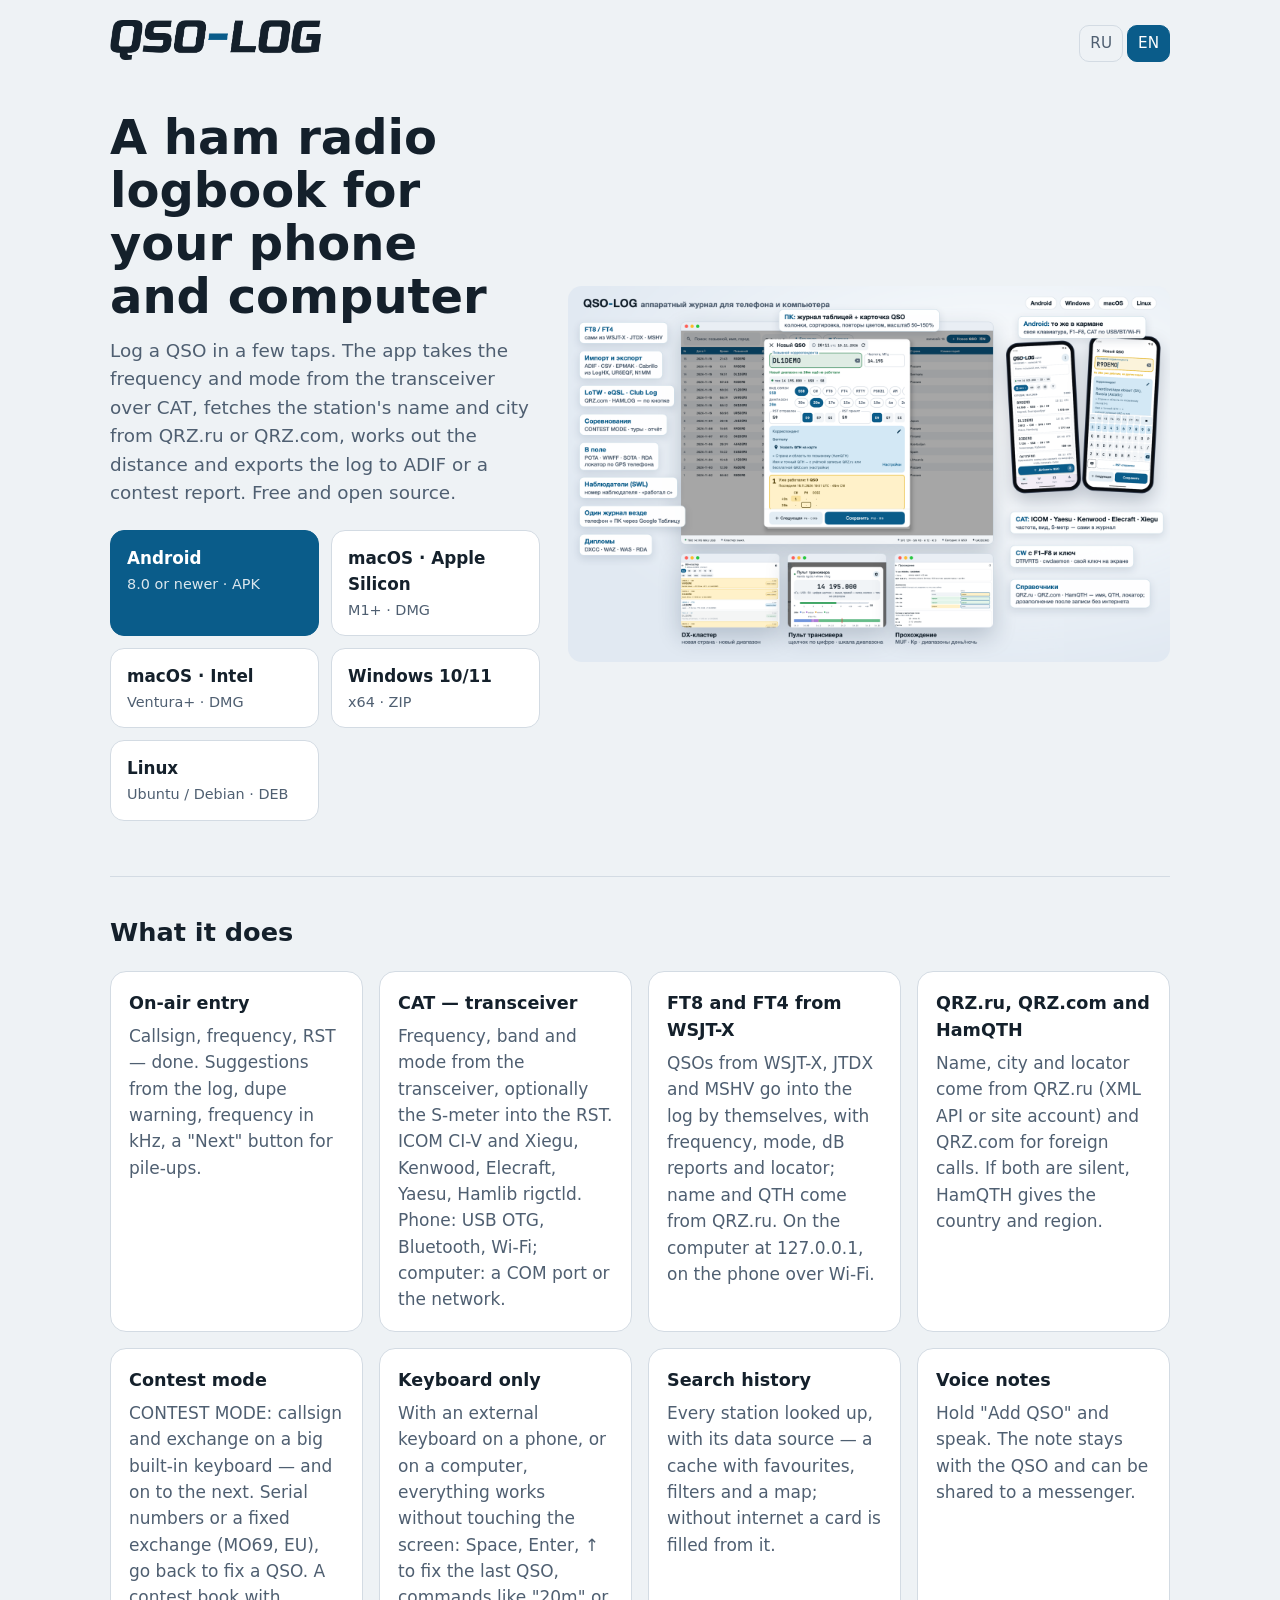
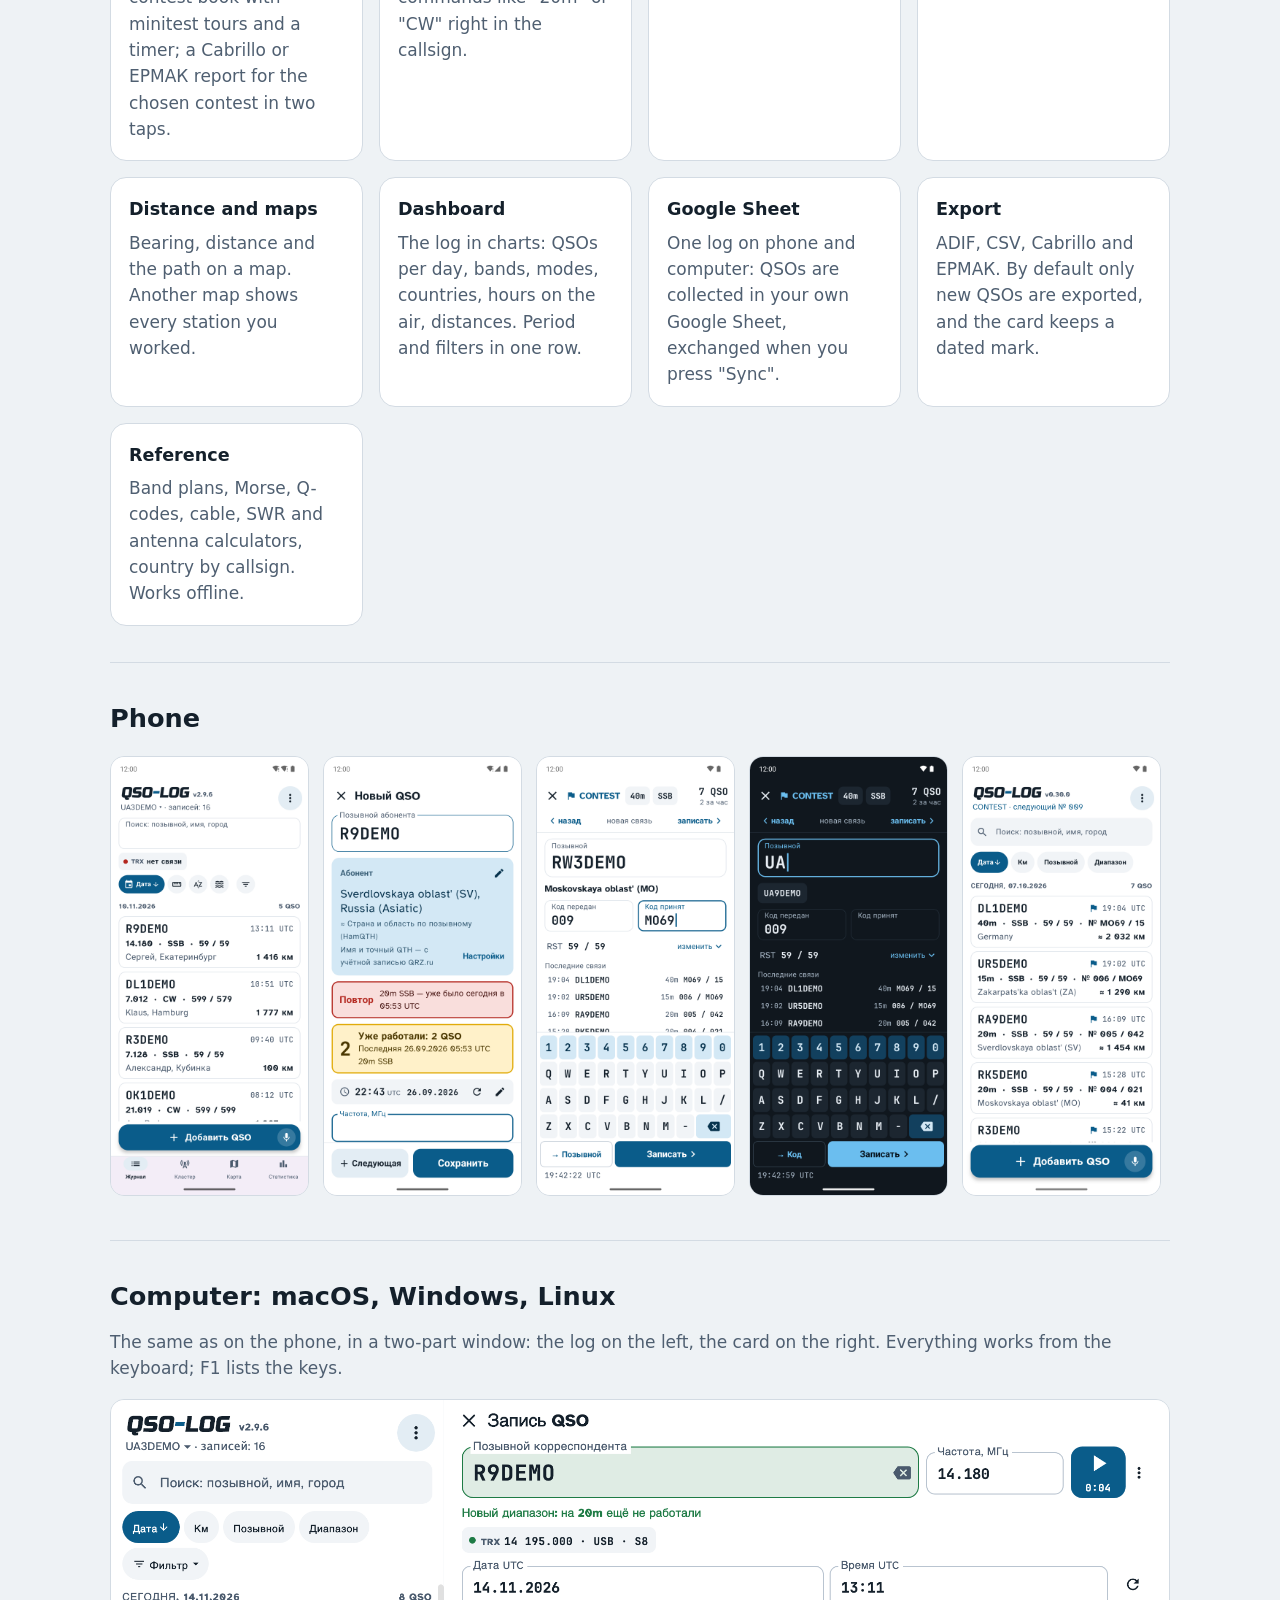
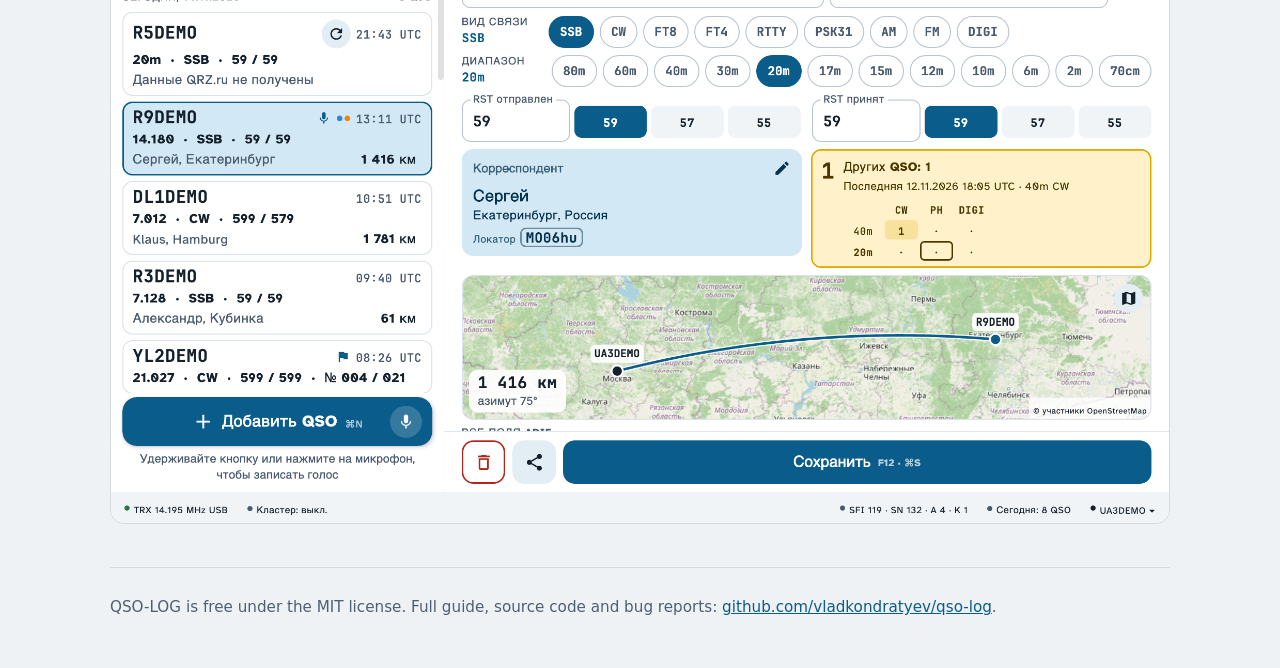
<file: docs/index.html>
<!doctype html>
<html lang="ru">
<head>
<meta charset="utf-8">
<meta name="viewport" content="width=device-width, initial-scale=1">
<title>QSO-LOG — аппаратный журнал радиолюбителя</title>
<meta name="description" content="Бесплатный аппаратный журнал радиолюбителя для Android, macOS, Windows и Linux: QRZ.ru и QRZ.com, режим соревнований, карта трассы, голосовые заметки, ADIF, ЕРМАК/Cabrillo.">
<meta property="og:title" content="QSO-LOG — аппаратный журнал радиолюбителя">
<meta property="og:description" content="Android · macOS · Windows · Linux. QRZ.ru и QRZ.com, режим соревнований, карта трассы, голосовые заметки, ADIF, ЕРМАК/Cabrillo.">
<meta property="og:image" content="https://vladkondratyev.github.io/qso-log/social-preview.png">
<meta property="og:type" content="website">
<meta name="twitter:card" content="summary_large_image">
<link rel="icon" href="icon.png">
<style>
:root{
  --bg:#EEF2F5; --paper:#FFFFFF; --ink:#14202B; --muted:#4F5F71; --line:#D3DBE3;
  --accent:#0A5C8A; --accent-ink:#FFFFFF; --soft:#DCEAF3;
}
@media (prefers-color-scheme:dark){:root{
  --bg:#0E141A; --paper:#151D25; --ink:#E8EEF4; --muted:#A3B2C2; --line:#2A3743;
  --accent:#6BBEEF; --accent-ink:#06121B; --soft:#1B2A36;
}}
*{box-sizing:border-box}
img{max-width:100%}
body{margin:0;background:var(--bg);color:var(--ink);font:17px/1.55 system-ui,-apple-system,"Segoe UI",Roboto,sans-serif}
a{color:var(--accent)}
.wrap{max-width:1100px;margin:0 auto;padding:0 20px}
header{display:flex;align-items:center;justify-content:space-between;gap:16px;padding:20px 0}
header img.logo{height:40px}
.dark-logo{display:none}
@media (prefers-color-scheme:dark){.light-logo{display:none}.dark-logo{display:inline}}
.hero{display:grid;grid-template-columns:1fr;gap:28px;align-items:center;padding:24px 0 40px}
@media (min-width:900px){.hero{grid-template-columns:5fr 7fr}}
h1{font-size:clamp(2rem,4.5vw,3rem);line-height:1.1;margin:0 0 14px;text-wrap:balance}
.lead{color:var(--muted);font-size:1.15rem;margin:0 0 22px}
.hero img{width:100%;height:auto;border-radius:14px}
.dl{display:grid;grid-template-columns:repeat(auto-fit,minmax(200px,1fr));gap:12px;margin:8px 0 0}
.dl a{display:flex;flex-direction:column;gap:2px;text-decoration:none;background:var(--paper);border:1.5px solid var(--line);border-radius:14px;padding:14px 16px;color:var(--ink)}
.dl a:hover{border-color:var(--accent)}
.dl b{font-size:1.05rem}
.dl span{color:var(--muted);font-size:.9rem}
.dl a.primary{background:var(--accent);border-color:var(--accent);color:var(--accent-ink)}
.dl a.primary span{color:var(--accent-ink);opacity:.85}
section{padding:36px 0;border-top:1px solid var(--line)}
h2{font-size:1.6rem;margin:0 0 18px}
.grid{display:grid;grid-template-columns:repeat(auto-fit,minmax(250px,1fr));gap:16px}
.card{background:var(--paper);border:1px solid var(--line);border-radius:16px;padding:18px}
.card h3{margin:0 0 6px;font-size:1.1rem}
.card p{margin:0;color:var(--muted)}
.shots{display:flex;gap:14px;overflow-x:auto;padding-bottom:8px;scroll-snap-type:x mandatory}
.shots img{height:440px;border-radius:14px;scroll-snap-align:start;border:1px solid var(--line)}
.desk img{width:100%;border-radius:14px;border:1px solid var(--line)}
html[lang="ru"] [lang="en"],html[lang="en"] [lang="ru"]{display:none}
.lang{display:flex;gap:4px;font-size:.95rem}
.lang a{padding:6px 10px;border-radius:10px;text-decoration:none;color:var(--muted);border:1px solid var(--line)}
.lang a.on{background:var(--accent);border-color:var(--accent);color:var(--accent-ink)}
footer{padding:28px 0 48px;color:var(--muted);font-size:.95rem;border-top:1px solid var(--line)}
</style>
</head>
<body>
<div class="wrap">
  <header>
    <div>
      <img class="logo light-logo" src="logo-light.png" alt="QSO-LOG">
      <img class="logo dark-logo" src="logo-dark.png" alt="QSO-LOG">
    </div>
    <nav class="lang" aria-label="Language">
      <a href="?lang=ru" data-lang="ru">RU</a>
      <a href="?lang=en" data-lang="en">EN</a>
    </nav>
  </header>

  <div class="hero">
    <div>
      <h1><span lang="ru">Аппаратный журнал радиолюбителя для телефона и компьютера</span><span lang="en">A ham radio logbook for your phone and computer</span></h1>
      <p class="lead">
        <span lang="ru">Записывайте связи за несколько нажатий. Частоту и вид связи программа возьмёт с трансивера по CAT, имя и город корреспондента программа возьмёт с QRZ.ru или QRZ.com, расстояние посчитает сама, журнал выгрузит в ADIF или в отчёт для соревнований. Бесплатно, исходный код открыт.</span><span lang="en">Log a QSO in a few taps. The app takes the frequency and mode from the transceiver over CAT, fetches the station's name and city from QRZ.ru or QRZ.com, works out the distance and exports the log to ADIF or a contest report. Free and open source.</span>
      </p>
      <div class="dl">
        <a class="primary" id="dl-android" href="https://github.com/vladkondratyev/qso-log/releases/latest"><b>Android</b><span lang="ru">8.0 и новее · APK</span><span lang="en">8.0 or newer · APK</span></a>
        <a id="dl-mac-arm" href="https://github.com/vladkondratyev/qso-log/releases"><b>macOS · Apple Silicon</b><span>M1+ · DMG</span></a>
        <a id="dl-mac-x64" href="https://github.com/vladkondratyev/qso-log/releases"><b>macOS · Intel</b><span>Ventura+ · DMG</span></a>
        <a id="dl-win" href="https://github.com/vladkondratyev/qso-log/releases"><b>Windows 10/11</b><span>x64 · ZIP</span></a>
        <a id="dl-linux" href="https://github.com/vladkondratyev/qso-log/releases"><b>Linux</b><span>Ubuntu / Debian · DEB</span></a>
      </div>
      <p style="color:var(--muted);font-size:.95rem;margin-top:12px" id="versions"></p>
    </div>
    <img src="screenshots/00-platforms.png" alt="QSO-LOG on a computer and a phone: the transceiver panel over CAT, CW from the F1–F8 keys, QSOs from WSJT-X and JTDX">
  </div>

  <section>
    <h2><span lang="ru">Что умеет</span><span lang="en">What it does</span></h2>
    <div class="grid">
      <div class="card"><h3><span lang="ru">Ввод в эфире</span><span lang="en">On-air entry</span></h3><p><span lang="ru">Позывной, частота, RST — и всё. Подсказки из журнала, предупреждение о повторе, частота в килогерцах, кнопка «Следующая» для пайлапа.</span><span lang="en">Callsign, frequency, RST — done. Suggestions from the log, dupe warning, frequency in kHz, a "Next" button for pile-ups.</span></p></div>
      <div class="card"><h3><span lang="ru">CAT — трансивер</span><span lang="en">CAT — transceiver</span></h3><p><span lang="ru">Частота, диапазон и вид связи — с трансивера, по желанию и S-метр в RST. ICOM CI-V и Xiegu, Kenwood, Elecraft, Yaesu, Hamlib rigctld. Телефон: USB OTG, Bluetooth, Wi-Fi; компьютер: COM-порт или сеть.</span><span lang="en">Frequency, band and mode from the transceiver, optionally the S-meter into the RST. ICOM CI-V and Xiegu, Kenwood, Elecraft, Yaesu, Hamlib rigctld. Phone: USB OTG, Bluetooth, Wi-Fi; computer: a COM port or the network.</span></p></div>
      <div class="card"><h3><span lang="ru">FT8 и FT4 из WSJT-X</span><span lang="en">FT8 and FT4 from WSJT-X</span></h3><p><span lang="ru">Связи из WSJT-X, JTDX и MSHV сами попадают в журнал — с частотой, видом, отчётами в дБ и локатором, имя и QTH подтягиваются с QRZ.ru. На компьютере — по адресу 127.0.0.1, на телефоне — по Wi-Fi.</span><span lang="en">QSOs from WSJT-X, JTDX and MSHV go into the log by themselves, with frequency, mode, dB reports and locator; name and QTH come from QRZ.ru. On the computer at 127.0.0.1, on the phone over Wi-Fi.</span></p></div>
      <div class="card"><h3><span lang="ru">QRZ.ru, QRZ.com и HamQTH</span><span lang="en">QRZ.ru, QRZ.com and HamQTH</span></h3><p><span lang="ru">Имя, город и локатор приходят с QRZ.ru через XML API или по учётной записи сайта. Зарубежные позывные — с QRZ.com. Если везде пусто, страну и область подскажет HamQTH.</span><span lang="en">Name, city and locator come from QRZ.ru (XML API or site account) and QRZ.com for foreign calls. If both are silent, HamQTH gives the country and region.</span></p></div>
      <div class="card"><h3><span lang="ru">Режим соревнований</span><span lang="en">Contest mode</span></h3><p><span lang="ru">CONTEST MODE: позывной и контрольный код на своей крупной клавиатуре — и следующая связь. Номер растёт сам или передаётся постоянный код (MO69, EU), можно вернуться и исправить. Справочник контестов с турами минитестов и таймером, отчёт ЕРМАК или Cabrillo по выбранному соревнованию — в два нажатия.</span><span lang="en">CONTEST MODE: callsign and exchange on a big built-in keyboard — and on to the next. Serial numbers or a fixed exchange (MO69, EU), go back to fix a QSO. A contest book with minitest tours and a timer; a Cabrillo or ЕРМАК report for the chosen contest in two taps.</span></p></div>
      <div class="card"><h3><span lang="ru">Работа с клавиатуры</span><span lang="en">Keyboard only</span></h3><p><span lang="ru">С внешней клавиатурой на телефоне или на компьютере вся работа идёт без мыши и касаний: Пробел, Enter, ↑ для исправления последней связи, команды «20m», «CW» прямо в позывном.</span><span lang="en">With an external keyboard on a phone, or on a computer, everything works without touching the screen: Space, Enter, ↑ to fix the last QSO, commands like "20m" or "CW" right in the callsign.</span></p></div>
      <div class="card"><h3><span lang="ru">История поиска</span><span lang="en">Search history</span></h3><p><span lang="ru">Все найденные позывные с источником данных — как кэш: избранные, фильтры, карта, а без интернета карточка заполняется из истории.</span><span lang="en">Every station looked up, with its data source — a cache with favourites, filters and a map; without internet a card is filled from it.</span></p></div>
      <div class="card"><h3><span lang="ru">Голосовые заметки</span><span lang="en">Voice notes</span></h3><p><span lang="ru">Удержите «Добавить QSO» и говорите. Запись останется в карточке связи, её можно отправить в мессенджер.</span><span lang="en">Hold "Add QSO" and speak. The note stays with the QSO and can be shared to a messenger.</span></p></div>
      <div class="card"><h3><span lang="ru">Расстояние и карты</span><span lang="en">Distance and maps</span></h3><p><span lang="ru">Азимут, расстояние и трасса на карте. Отдельная карта показывает всех, с кем вы работали.</span><span lang="en">Bearing, distance and the path on a map. Another map shows every station you worked.</span></p></div>
      <div class="card"><h3><span lang="ru">Дашборд</span><span lang="en">Dashboard</span></h3><p><span lang="ru">Статистика журнала в графиках: связи по дням, диапазоны, виды, страны, часы в эфире, расстояния. Период и фильтры — в одну строку.</span><span lang="en">The log in charts: QSOs per day, bands, modes, countries, hours on the air, distances. Period and filters in one row.</span></p></div>
      <div class="card"><h3><span lang="ru">Google Таблица</span><span lang="en">Google Sheet</span></h3><p><span lang="ru">Один журнал на телефоне и компьютере: связи собираются в вашей Google Таблице, обмен — по кнопке «Синхронизировать».</span><span lang="en">One log on phone and computer: QSOs are collected in your own Google Sheet, exchanged when you press "Sync".</span></p></div>
      <div class="card"><h3><span lang="ru">Экспорт</span><span lang="en">Export</span></h3><p><span lang="ru">ADIF, CSV, ЕРМАК и Cabrillo. По умолчанию выгружаются только новые связи, а в карточке остаётся отметка с датой.</span><span lang="en">ADIF, CSV, Cabrillo and ЕРМАК. By default only new QSOs are exported, and the card keeps a dated mark.</span></p></div>
      <div class="card"><h3><span lang="ru">Справочник</span><span lang="en">Reference</span></h3><p><span lang="ru">Диапазоны РФ, план IARU, Морзе, Q-коды, калькуляторы кабелей, КСВ и антенн, страна по позывному. Работает без интернета.</span><span lang="en">Band plans, Morse, Q-codes, cable, SWR and antenna calculators, country by callsign. Works offline.</span></p></div>
    </div>
  </section>

  <section>
    <h2><span lang="ru">Телефон</span><span lang="en">Phone</span></h2>
    <div class="shots">
      <img src="screenshots/01-log.png" alt="Журнал" loading="lazy">
      <img src="screenshots/23-dupe.png" alt="Новый QSO" loading="lazy">
      <img src="screenshots/46-contest-card.png" alt="Режим соревнований" loading="lazy">
      <img src="screenshots/53-contest-keypad.png" alt="Своя клавиатура в режиме соревнований" loading="lazy">
      <img src="screenshots/47-contest-log.png" alt="Связи соревнования в журнале" loading="lazy">
      <img src="screenshots/50-dashboard.png" alt="Дашборд" loading="lazy">
      <img src="screenshots/57-history.png" alt="История поиска" loading="lazy">
      <img src="screenshots/58-history-map.png" alt="История поиска на карте" loading="lazy">
      <img src="screenshots/03-card-map.png" alt="Карта трассы" loading="lazy">
      <img src="screenshots/24-voice-menu.png" alt="Голосовая заметка" loading="lazy">
      <img src="screenshots/26-sources.png" alt="QRZ.ru" loading="lazy">
      <img src="screenshots/32-ref-morse.png" alt="Морзе" loading="lazy">
      <img src="screenshots/en-02-new-qso.png" alt="Интерфейс на английском" loading="lazy">
    </div>
  </section>

  <section>
    <h2><span lang="ru">Компьютер: macOS, Windows, Linux</span><span lang="en">Computer: macOS, Windows, Linux</span></h2>
    <p style="color:var(--muted);margin-top:-6px"><span lang="ru">То же самое, что на телефоне, в окне на две части: слева журнал, справа карточка. Всё делается с клавиатуры, список клавиш — по F1.</span><span lang="en">The same as on the phone, in a two-part window: the log on the left, the card on the right. Everything works from the keyboard; F1 lists the keys.</span></p>
    <div class="desk"><img src="screenshots/desktop-04-card-map.png" alt="QSO-LOG на компьютере" loading="lazy"></div>
  </section>

  <footer>
    <span lang="ru">QSO-LOG распространяется бесплатно по лицензии MIT. Подробная инструкция, исходный код и место для сообщений об ошибках:</span><span lang="en">QSO-LOG is free under the MIT license. Full guide, source code and bug reports:</span>
    <a href="https://github.com/vladkondratyev/qso-log">github.com/vladkondratyev/qso-log</a>.
  </footer>
</div>

<script>
// Language: ?lang= in the address, then the last choice, then the browser (Russian, Ukrainian, Belarusian → RU).
var lang = (function () {
  var q = new URLSearchParams(location.search).get('lang');
  var saved = null;
  try { saved = localStorage.getItem('qsolog-lang'); } catch (e) {}
  var nav = (navigator.languages && navigator.languages[0]) || navigator.language || 'ru';
  var l = q || saved || (/^(ru|uk|be)/i.test(nav) ? 'ru' : 'en');
  return l === 'en' ? 'en' : 'ru';
})();
function setLang(l) {
  lang = l;
  document.documentElement.lang = l;
  document.title = l === 'en' ? 'QSO-LOG — ham radio logbook' : 'QSO-LOG — аппаратный журнал радиолюбителя';
  document.querySelectorAll('.lang a').forEach(function (a) { a.classList.toggle('on', a.dataset.lang === l); });
}
setLang(lang);
document.querySelectorAll('.lang a').forEach(function (a) {
  a.addEventListener('click', function (e) {
    e.preventDefault();
    try { localStorage.setItem('qsolog-lang', a.dataset.lang); } catch (err) {}
    history.replaceState(null, '', '?lang=' + a.dataset.lang);
    setLang(a.dataset.lang);
    if (window.showVersions) window.showVersions();
  });
});
(function () {
  // Direct download links from the newest releases: Android is tagged vX.Y.Z, the desktop desktop-vX.Y.Z.
  var found = {};
  var showVersions = window.showVersions = function () {
    var el = document.getElementById('versions');
    if (!found.android && !found.desktop) { el.textContent = ''; return; }
    el.textContent = (lang === 'en' ? 'Versions: Android ' : 'Версии: Android ') + (found.android || '—') +
      (lang === 'en' ? ', computer ' : ', компьютер ') + (found.desktop || '—');
  };
  fetch('https://api.github.com/repos/vladkondratyev/qso-log/releases?per_page=30')
    .then(function (r) { return r.ok ? r.json() : []; })
    .then(function (list) {
      function asset(rel, suffix) {
        var a = (rel.assets || []).filter(function (x) { return x.name.slice(-suffix.length) === suffix; })[0];
        return a ? a.browser_download_url : rel.html_url;
      }
      var android = list.filter(function (r) { return /^v\d/.test(r.tag_name) && !r.draft && !r.prerelease; })[0];
      var desktop = list.filter(function (r) { return /^desktop-v\d/.test(r.tag_name) && !r.draft && !r.prerelease; })[0];
      if (android) {
        document.getElementById('dl-android').href = asset(android, '.apk');
        found.android = android.tag_name.replace(/^v/, '');
      }
      if (desktop) {
        document.getElementById('dl-mac-arm').href = asset(desktop, '-macos-arm64.dmg');
        document.getElementById('dl-mac-x64').href = asset(desktop, '-macos-x64.dmg');
        document.getElementById('dl-win').href = asset(desktop, '-windows-x64.zip');
        document.getElementById('dl-linux').href = asset(desktop, '-linux-amd64.deb');
        found.desktop = desktop.tag_name.replace(/^desktop-v/, '');
      }
      showVersions();
    })
    .catch(function () {});
})();
</script>
</body>
</html>
</file>
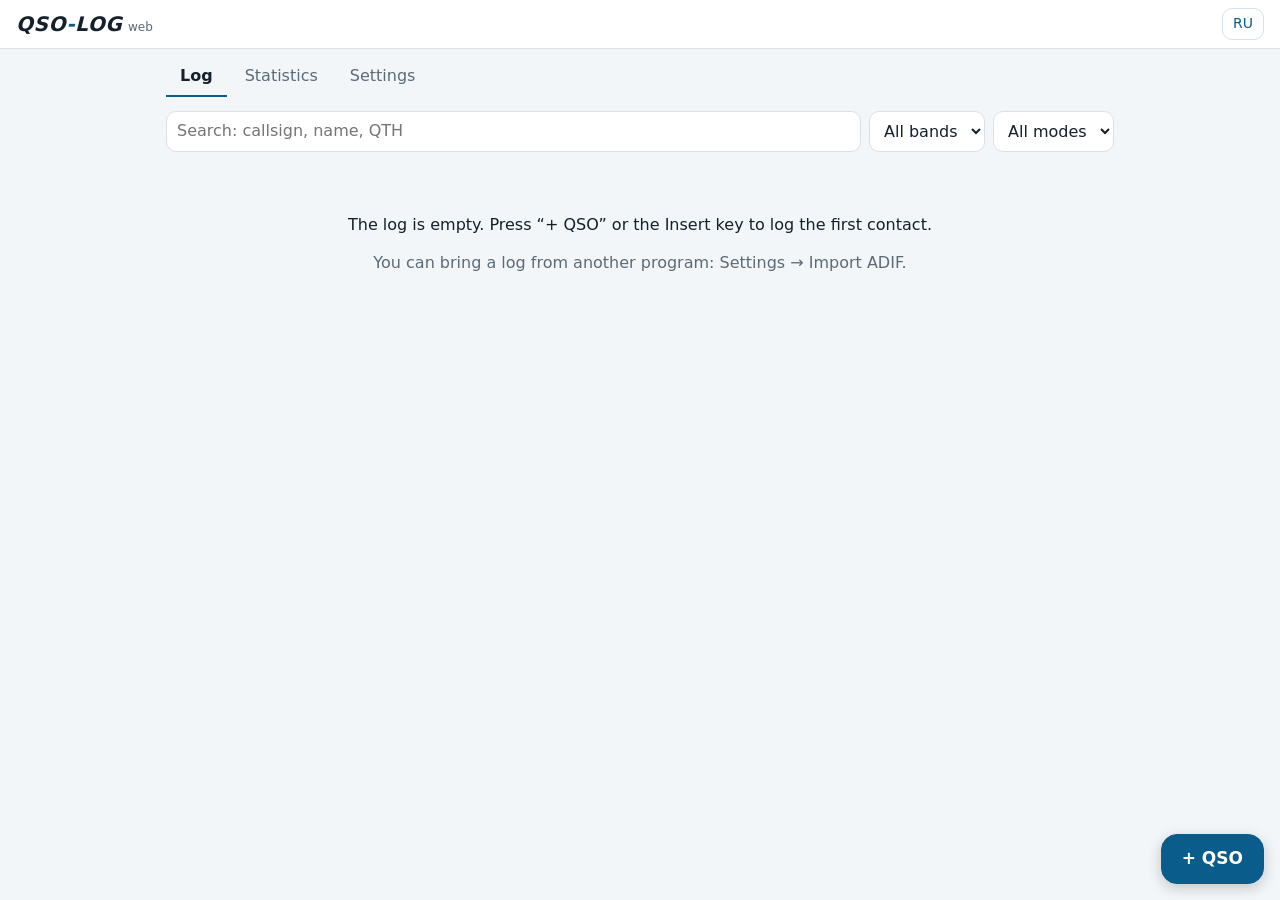
<file: pwa/index.html>
<!doctype html>
<html lang="ru">
<head>
<meta charset="utf-8">
<meta name="viewport" content="width=device-width, initial-scale=1, viewport-fit=cover">
<title>QSO-LOG Web</title>
<meta name="description" content="Аппаратный журнал радиолюбителя в браузере: работает без интернета, устанавливается на телефон и компьютер.">
<meta name="theme-color" content="#0A5C8A">
<link rel="manifest" href="manifest.webmanifest">
<link rel="icon" href="icon-192.png">
<link rel="apple-touch-icon" href="icon-192.png">
<link rel="stylesheet" href="style.css">
</head>
<body>
<header class="top">
  <div class="brand"><span class="logo">QSO<span class="dash">-</span>LOG</span><span class="web">web</span></div>
  <button id="trx" class="trx" title="Трансивер" data-i18n-title="Трансивер" hidden></button>
  <div class="grow"></div>
  <button id="install" class="ghost" hidden data-i18n="Установить">Установить</button>
  <button id="lang" class="ghost small" title="Language">EN</button>
</header>

<nav class="tabs" role="tablist">
  <button role="tab" data-tab="log" aria-selected="true" data-i18n="Журнал">Журнал</button>
  <button role="tab" data-tab="stats" data-i18n="Статистика">Статистика</button>
  <button role="tab" data-tab="settings" data-i18n="Настройки">Настройки</button>
</nav>

<main>
  <section id="tab-log" class="tab">
    <div class="toolbar">
      <input id="search" type="search" placeholder="Поиск: позывной, имя, QTH" data-i18n-ph="Поиск: позывной, имя, QTH" autocomplete="off">
      <select id="fband" aria-label="Диапазон"></select>
      <select id="fmode" aria-label="Вид"></select>
    </div>
    <div id="count" class="muted"></div>
    <ul id="list" class="list"></ul>
    <div id="empty" class="empty" hidden>
      <p data-i18n="Журнал пуст. Нажмите «+ QSO» или клавишу Insert, чтобы записать первую связь.">Журнал пуст. Нажмите «+ QSO» или клавишу Insert, чтобы записать первую связь.</p>
      <p class="muted" data-i18n="Можно перенести журнал из другой программы: Настройки → Импорт ADIF.">Можно перенести журнал из другой программы: Настройки → Импорт ADIF.</p>
    </div>
  </section>

  <section id="tab-stats" class="tab" hidden>
    <div id="stats"></div>
  </section>

  <section id="tab-settings" class="tab" hidden>
    <h2 data-i18n="Моя станция">Моя станция</h2>
    <div class="grid2">
      <label><span data-i18n="Мой позывной">Мой позывной</span><input id="s-call" autocomplete="off" autocapitalize="characters"></label>
      <label><span data-i18n="Мой QTH-локатор">Мой QTH-локатор</span><input id="s-loc" autocomplete="off" autocapitalize="characters" placeholder="KO85ts"></label>
      <label><span data-i18n="Мощность, Вт">Мощность, Вт</span><input id="s-pwr" inputmode="decimal"></label>
      <label><span data-i18n="Тема">Тема</span>
        <select id="s-theme"><option value="" data-i18n="Как в системе">Как в системе</option><option value="light" data-i18n="Светлая">Светлая</option><option value="dark" data-i18n="Тёмная">Тёмная</option></select></label>
    </div>

    <h2 data-i18n="Обмен данными">Обмен данными</h2>
    <div class="row wrap">
      <button id="exp-adi" data-i18n="Экспорт ADIF">Экспорт ADIF</button>
      <button id="exp-csv" class="ghost" data-i18n="Экспорт CSV">Экспорт CSV</button>
      <label class="btn ghost"><span data-i18n="Импорт ADIF">Импорт ADIF</span><input id="imp-adi" type="file" accept=".adi,.adif,.txt" hidden></label>
    </div>
    <p class="muted" data-i18n="Файл ADIF подходит для LoTW (через TQSL), eQSL, Club Log, QRZ.com, HAMLOG и программ QSO-LOG для Android и компьютера.">Файл ADIF подходит для LoTW (через TQSL), eQSL, Club Log, QRZ.com, HAMLOG и программ QSO-LOG для Android и компьютера.</p>

    <h2 data-i18n="Трансивер (CAT)">Трансивер (CAT)</h2>
    <div id="cat-box">
      <div class="grid2">
        <label><span data-i18n="Протокол">Протокол</span>
          <select id="cat-proto">
            <option value="kenwood">Kenwood / Elecraft / Lab599 / FlexRadio</option>
            <option value="yaesu">Yaesu (FT-991, FT-710, FTDX10…)</option>
            <option value="icom">ICOM CI-V / Xiegu</option>
          </select></label>
        <label><span data-i18n="Скорость, бод">Скорость, бод</span>
          <select id="cat-baud"><option>4800</option><option>9600</option><option>19200</option><option>38400</option><option>57600</option><option selected>115200</option></select></label>
        <label><span data-i18n="Адрес CI-V (ICOM)">Адрес CI-V (ICOM)</span><input id="cat-civ" value="94" maxlength="2"></label>
      </div>
      <div class="row wrap"><button id="cat-connect" data-i18n="Подключить трансивер">Подключить трансивер</button><span id="cat-status" class="muted"></span></div>
      <p class="muted" data-i18n="Через USB-кабель трансивера, в Chrome или Edge на компьютере. Новая карточка берёт частоту, диапазон и вид с трансивера.">Через USB-кабель трансивера, в Chrome или Edge на компьютере. Новая карточка берёт частоту, диапазон и вид с трансивера.</p>
    </div>
    <p id="cat-none" class="muted" hidden data-i18n="Этот браузер не умеет работать с COM-портами (Web Serial). CAT доступен в Chrome и Edge на компьютере.">Этот браузер не умеет работать с COM-портами (Web Serial). CAT доступен в Chrome и Edge на компьютере.</p>

    <h2 data-i18n="Данные">Данные</h2>
    <p class="muted" id="storage-note"></p>
    <div class="row wrap"><button id="wipe" class="danger ghost" data-i18n="Удалить весь журнал">Удалить весь журнал</button></div>

    <h2 data-i18n="О программе">О программе</h2>
    <p class="muted"><span data-i18n="QSO-LOG Web — облегчённая версия для браузера. Всё хранится только в этом браузере, на сервер ничего не уходит. Полная версия с поиском по QRZ.ru, онлайн-журналами, WSJT-X, DX-кластером и голосовыми заметками — для Android, Windows, macOS и Linux:">QSO-LOG Web — облегчённая версия для браузера. Всё хранится только в этом браузере, на сервер ничего не уходит. Полная версия с поиском по QRZ.ru, онлайн-журналами, WSJT-X, DX-кластером и голосовыми заметками — для Android, Windows, macOS и Linux:</span>
      <a href="https://qso-log.ru/" target="_blank" rel="noopener">qso-log.ru</a> · <a href="https://github.com/vladkondratyev/qso-log" target="_blank" rel="noopener">GitHub</a></p>
    <p class="muted" id="version"></p>
  </section>
</main>

<button id="add" class="fab" title="Новая связь (Insert)" data-i18n-title="Новая связь (Insert)">+ QSO</button>

<dialog id="card" class="card">
  <form id="form" method="dialog" autocomplete="off">
    <div class="card-head">
      <input id="f-call" class="call" placeholder="ПОЗЫВНОЙ" data-i18n-ph="ПОЗЫВНОЙ" autocapitalize="characters" spellcheck="false" required>
      <button type="button" id="f-close" class="ghost icon" title="Закрыть (Esc)" data-i18n-title="Закрыть (Esc)">✕</button>
    </div>
    <div id="f-info" class="info"></div>
    <div id="f-dupe" class="dupe" hidden></div>
    <div class="grid3">
      <label><span data-i18n="Дата UTC">Дата UTC</span><input id="f-date" type="date" required></label>
      <label><span data-i18n="Время UTC">Время UTC</span><input id="f-time" type="time" step="60" required></label>
      <label><span data-i18n="Частота, МГц">Частота, МГц</span><input id="f-freq" inputmode="decimal" placeholder="14.195"></label>
    </div>
    <div class="chips" id="f-bands" role="radiogroup" aria-label="Диапазон"></div>
    <div class="chips" id="f-modes" role="radiogroup" aria-label="Вид"></div>
    <div class="grid3">
      <label><span data-i18n="RST отпр.">RST отпр.</span><input id="f-rsts" inputmode="text"></label>
      <label><span data-i18n="RST прин.">RST прин.</span><input id="f-rstr" inputmode="text"></label>
      <label><span data-i18n="Мощность, Вт">Мощность, Вт</span><input id="f-pwr" inputmode="decimal"></label>
    </div>
    <div class="grid3">
      <label><span data-i18n="Имя">Имя</span><input id="f-name"></label>
      <label><span>QTH</span><input id="f-qth"></label>
      <label><span data-i18n="Локатор">Локатор</span><input id="f-loc" autocapitalize="characters" maxlength="8"></label>
    </div>
    <label><span data-i18n="Комментарий">Комментарий</span><input id="f-comment"></label>
    <div class="row wrap qsl">
      <label class="check"><input type="checkbox" id="f-qsls"> <span data-i18n="QSL отправлена">QSL отправлена</span></label>
      <label class="check"><input type="checkbox" id="f-qslr"> <span data-i18n="QSL получена">QSL получена</span></label>
    </div>
    <div class="row actions">
      <button type="button" id="f-delete" class="danger ghost" hidden data-i18n="Удалить">Удалить</button>
      <div class="grow"></div>
      <button type="submit" id="f-save" data-i18n="Записать">Записать</button>
    </div>
    <p class="muted small" data-i18n="Enter — записать, Esc — закрыть.">Enter — записать, Esc — закрыть.</p>
  </form>
</dialog>

<div id="toast" class="toast" role="status" hidden></div>
<script src="app.js"></script>
</body>
</html>
</file>
<file: pwa/style.css>
:root {
  --bg: #F3F6F9; --surface: #FFFFFF; --ink: #14202B; --muted: #5B6B78; --line: #D9E1E8;
  --accent: #0A5C8A; --accent-ink: #FFFFFF; --chip: #E6EEF4; --danger: #B3261E; --warn-bg: #FFF4D6; --warn: #7A5300;
  color-scheme: light;
}
@media (prefers-color-scheme: dark) {
  :root:not([data-theme="light"]) {
    --bg: #0F1820; --surface: #17232D; --ink: #E8EEF3; --muted: #93A4B2; --line: #2A3A47;
    --accent: #6BBEEF; --accent-ink: #0B1A24; --chip: #22323F; --danger: #FF8A80; --warn-bg: #3A3016; --warn: #F2CF79;
    color-scheme: dark;
  }
}
:root[data-theme="dark"] {
  --bg: #0F1820; --surface: #17232D; --ink: #E8EEF3; --muted: #93A4B2; --line: #2A3A47;
  --accent: #6BBEEF; --accent-ink: #0B1A24; --chip: #22323F; --danger: #FF8A80; --warn-bg: #3A3016; --warn: #F2CF79;
  color-scheme: dark;
}
* { box-sizing: border-box; }
html, body { margin: 0; }
body {
  background: var(--bg); color: var(--ink);
  font: 16px/1.4 system-ui, -apple-system, "Segoe UI", Roboto, sans-serif;
  padding-bottom: calc(88px + env(safe-area-inset-bottom));
}
button, input, select { font: inherit; color: inherit; }
a { color: var(--accent); }
.muted { color: var(--muted); }
.small { font-size: 13px; }
.grow { flex: 1; }
.row { display: flex; gap: 8px; align-items: center; }
.wrap { flex-wrap: wrap; }

.top {
  position: sticky; top: 0; z-index: 5; display: flex; align-items: center; gap: 10px;
  padding: calc(8px + env(safe-area-inset-top)) 16px 8px; background: var(--surface); border-bottom: 1px solid var(--line);
}
.brand { display: flex; align-items: baseline; gap: 6px; }
.logo { font-weight: 800; font-size: 20px; letter-spacing: .5px; font-style: italic; }
.logo .dash { color: var(--accent); }
.web { font-size: 12px; color: var(--muted); }
.trx {
  border: 1px solid var(--line); background: var(--chip); border-radius: 999px; padding: 4px 12px;
  font-variant-numeric: tabular-nums; font-family: ui-monospace, "SF Mono", Menlo, Consolas, monospace; font-size: 14px;
}

.tabs { display: flex; gap: 4px; padding: 8px 16px 0; max-width: 980px; margin: 0 auto; }
.tabs button {
  border: 0; background: none; padding: 8px 14px; border-radius: 10px 10px 0 0; cursor: pointer; color: var(--muted);
  border-bottom: 2px solid transparent;
}
.tabs button[aria-selected="true"] { color: var(--ink); border-bottom-color: var(--accent); font-weight: 600; }
main { max-width: 980px; margin: 0 auto; padding: 8px 16px; }
h2 { font-size: 17px; margin: 22px 0 8px; }

button {
  background: var(--accent); color: var(--accent-ink); border: 1px solid var(--accent);
  border-radius: 10px; padding: 8px 14px; cursor: pointer; min-height: 40px;
}
button.ghost, .btn.ghost { background: transparent; color: var(--accent); border-color: var(--line); }
button.small { min-height: 32px; padding: 4px 10px; font-size: 14px; }
button.icon { min-width: 40px; padding: 4px; }
button.danger { color: var(--danger); }
button:disabled { opacity: .5; cursor: default; }
.btn { display: inline-flex; align-items: center; border: 1px solid; border-radius: 10px; padding: 8px 14px; min-height: 40px; cursor: pointer; }
:focus-visible { outline: 2px solid var(--accent); outline-offset: 2px; }

input, select {
  width: 100%; background: var(--surface); border: 1px solid var(--line); border-radius: 10px; padding: 8px 10px; min-height: 40px;
}
label { display: flex; flex-direction: column; gap: 4px; font-size: 13px; color: var(--muted); min-width: 0; }
label > input, label > select { font-size: 16px; color: var(--ink); }
label.check { flex-direction: row; align-items: center; font-size: 15px; color: var(--ink); }
label.check input { width: auto; min-height: 0; }
.grid2 { display: grid; grid-template-columns: repeat(2, minmax(0, 1fr)); gap: 10px; }
.grid3 { display: grid; grid-template-columns: repeat(3, minmax(0, 1fr)); gap: 10px; margin: 8px 0; }
@media (max-width: 560px) { .grid2 { grid-template-columns: 1fr; } .grid3 { grid-template-columns: repeat(2, minmax(0, 1fr)); } }

.toolbar { display: flex; gap: 8px; margin: 6px 0; }
.toolbar input { flex: 1; }
.toolbar select { width: auto; max-width: 30%; }
#count { font-size: 13px; margin: 4px 2px 6px; }
.list { list-style: none; padding: 0; margin: 0; background: var(--surface); border: 1px solid var(--line); border-radius: 12px; overflow: hidden; }
.list li { display: grid; grid-template-columns: 7.5em 1fr auto; gap: 4px 12px; padding: 9px 12px; border-top: 1px solid var(--line); cursor: pointer; }
.list li:first-child { border-top: 0; }
.list li:hover, .list li:focus-visible { background: var(--chip); }
.list .when { font-variant-numeric: tabular-nums; color: var(--muted); font-size: 13px; }
.list .call { font-weight: 700; font-family: ui-monospace, "SF Mono", Menlo, Consolas, monospace; letter-spacing: .3px; }
.list .who { color: var(--muted); font-size: 14px; overflow: hidden; text-overflow: ellipsis; white-space: nowrap; grid-column: 2; }
.list .bm { text-align: right; font-size: 13px; white-space: nowrap; }
.list .bm b { font-weight: 600; }
.empty { text-align: center; padding: 40px 12px; }

.fab {
  position: fixed; right: 16px; bottom: calc(16px + env(safe-area-inset-bottom)); z-index: 6;
  border-radius: 16px; padding: 12px 20px; font-weight: 700; font-size: 17px; box-shadow: 0 4px 14px rgba(0,0,0,.2);
}

dialog.card {
  width: min(720px, calc(100vw - 16px)); max-height: calc(100vh - 16px); border: 1px solid var(--line); border-radius: 16px;
  background: var(--surface); color: var(--ink); padding: 14px 16px; box-shadow: 0 10px 40px rgba(0,0,0,.3);
}
dialog::backdrop { background: rgba(10, 20, 30, .45); }
.card-head { display: flex; gap: 8px; align-items: center; }
.card-head .call {
  font: 700 26px/1.2 ui-monospace, "SF Mono", Menlo, Consolas, monospace; text-transform: uppercase; letter-spacing: 1px; min-height: 52px;
}
.info { min-height: 22px; margin: 6px 2px 2px; font-size: 14px; color: var(--muted); }
.info b { color: var(--ink); font-weight: 600; }
.dupe { background: var(--warn-bg); color: var(--warn); border-radius: 10px; padding: 6px 10px; margin: 6px 0; font-size: 14px; }
.chips { display: flex; flex-wrap: wrap; gap: 6px; margin: 8px 0; }
.chips button {
  background: var(--chip); color: var(--ink); border: 1px solid transparent; border-radius: 999px; min-height: 34px; padding: 4px 12px; font-size: 14px;
}
.chips button[aria-checked="true"] { background: var(--accent); color: var(--accent-ink); }
.actions { margin-top: 12px; }
.qsl { margin-top: 8px; gap: 18px; }

.stat-cards { display: grid; grid-template-columns: repeat(auto-fit, minmax(140px, 1fr)); gap: 10px; margin: 8px 0 16px; }
.stat { background: var(--surface); border: 1px solid var(--line); border-radius: 12px; padding: 12px; }
.stat .n { font-size: 26px; font-weight: 700; font-variant-numeric: tabular-nums; }
.stat .l { font-size: 13px; color: var(--muted); }
.table-wrap { overflow-x: auto; background: var(--surface); border: 1px solid var(--line); border-radius: 12px; }
table { border-collapse: collapse; width: 100%; font-variant-numeric: tabular-nums; font-size: 14px; }
th, td { padding: 6px 10px; text-align: right; border-top: 1px solid var(--line); white-space: nowrap; }
th:first-child, td:first-child { text-align: left; }
thead th { border-top: 0; color: var(--muted); font-weight: 600; }

.toast {
  position: fixed; left: 50%; transform: translateX(-50%); bottom: calc(84px + env(safe-area-inset-bottom)); z-index: 20;
  background: var(--ink); color: var(--bg); padding: 10px 16px; border-radius: 12px; max-width: calc(100vw - 32px);
  display: flex; gap: 12px; align-items: center;
}
.toast button { min-height: 30px; padding: 2px 10px; background: transparent; color: var(--bg); border-color: var(--bg); }
.toast[hidden], [hidden] { display: none !important; }
@media (max-width: 560px) {
  .toolbar { flex-wrap: wrap; }
  .toolbar input { flex-basis: 100%; }
  .toolbar select { flex: 1; max-width: none; }
  .list li { grid-template-columns: 1fr auto; }
  .list .call { grid-column: 1; grid-row: 1; }
  .list .bm { grid-column: 2; grid-row: 1; }
  .list .when { grid-column: 2; grid-row: 2; text-align: right; }
  .list .who { grid-column: 1; grid-row: 2; }
}
</file>
